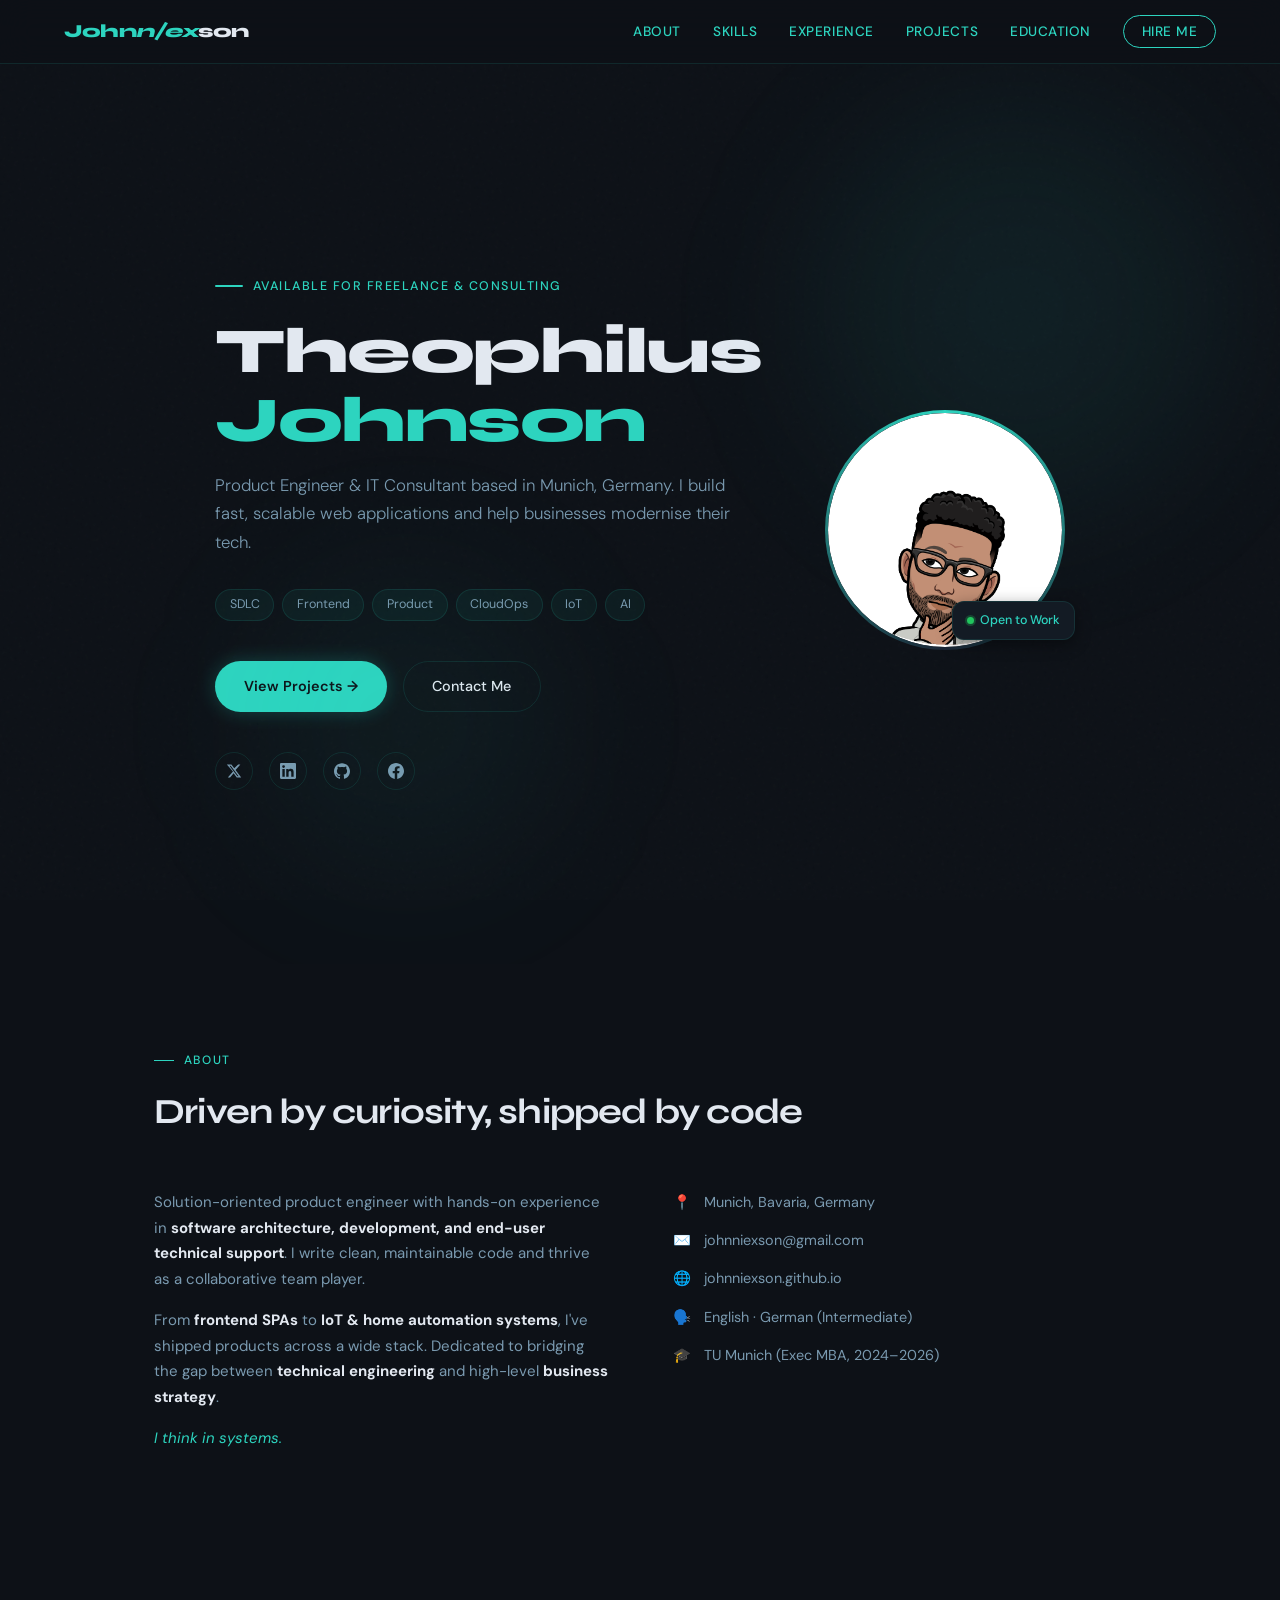
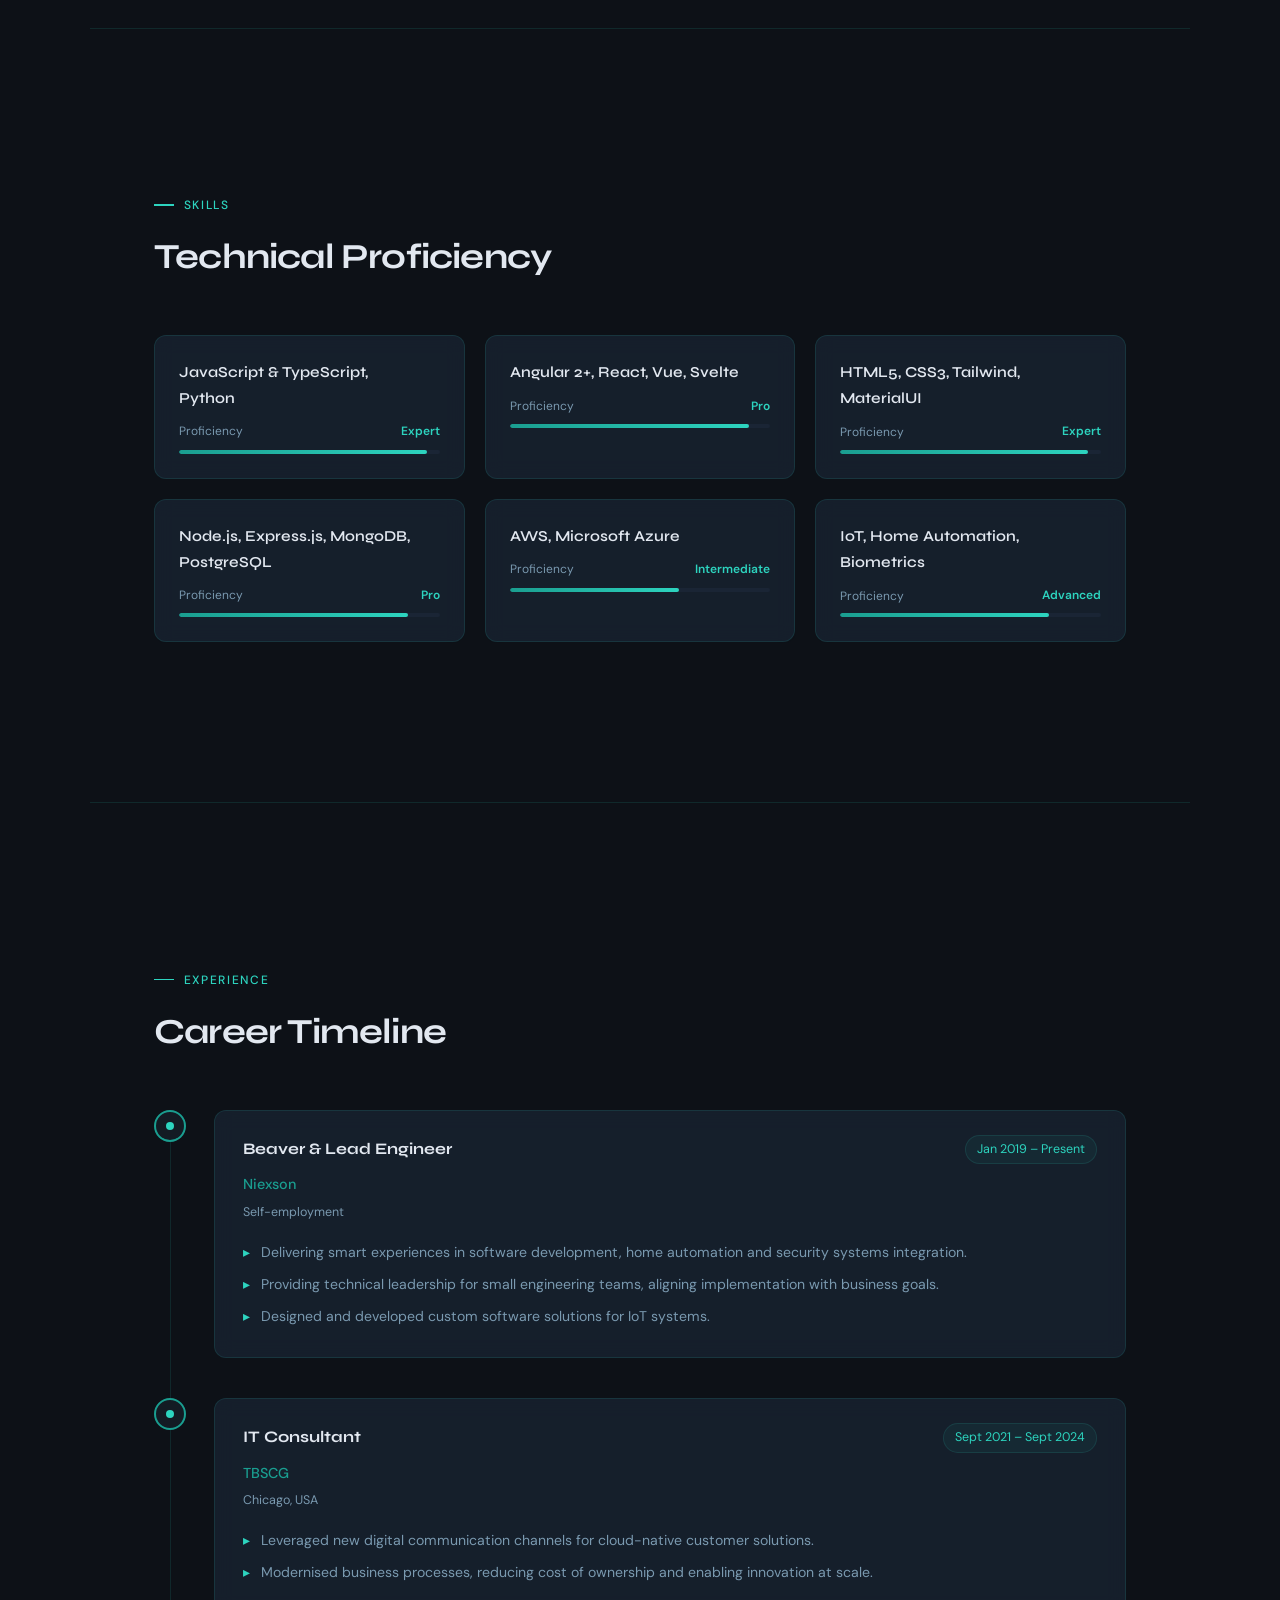
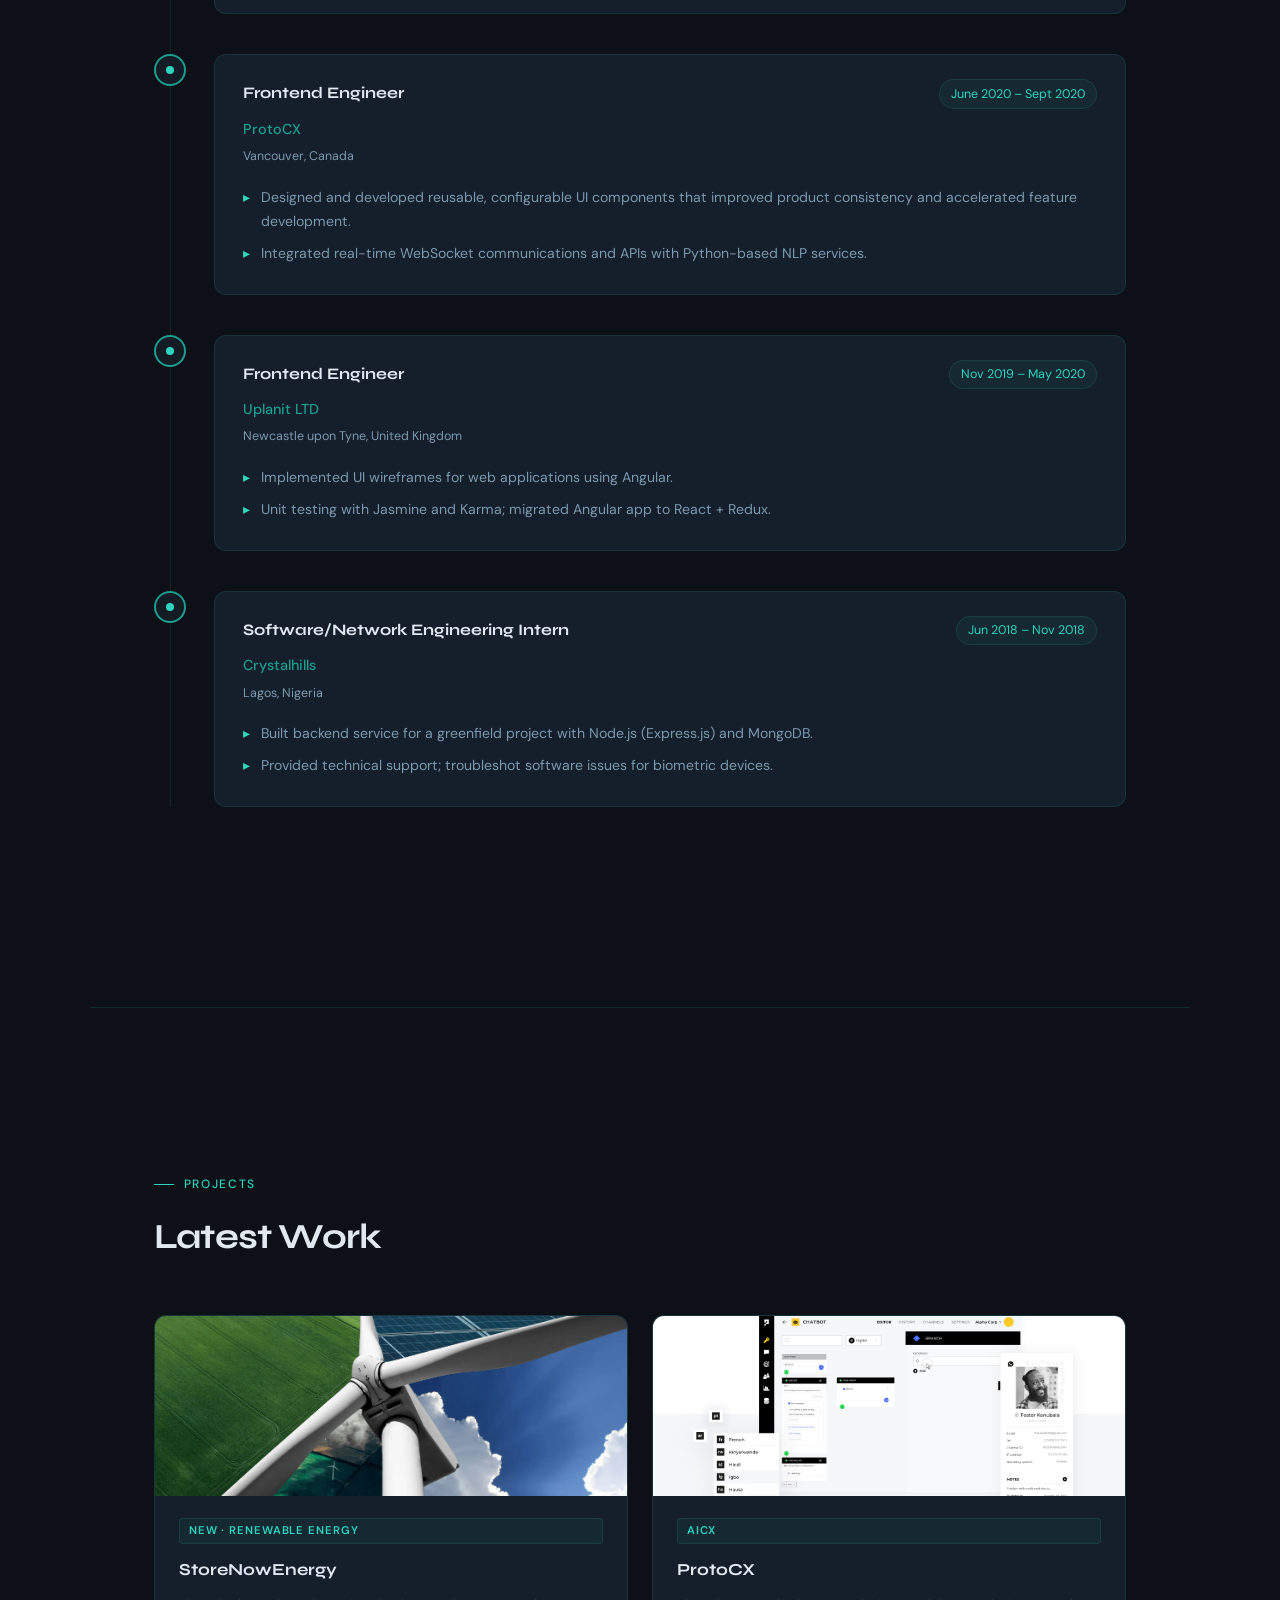
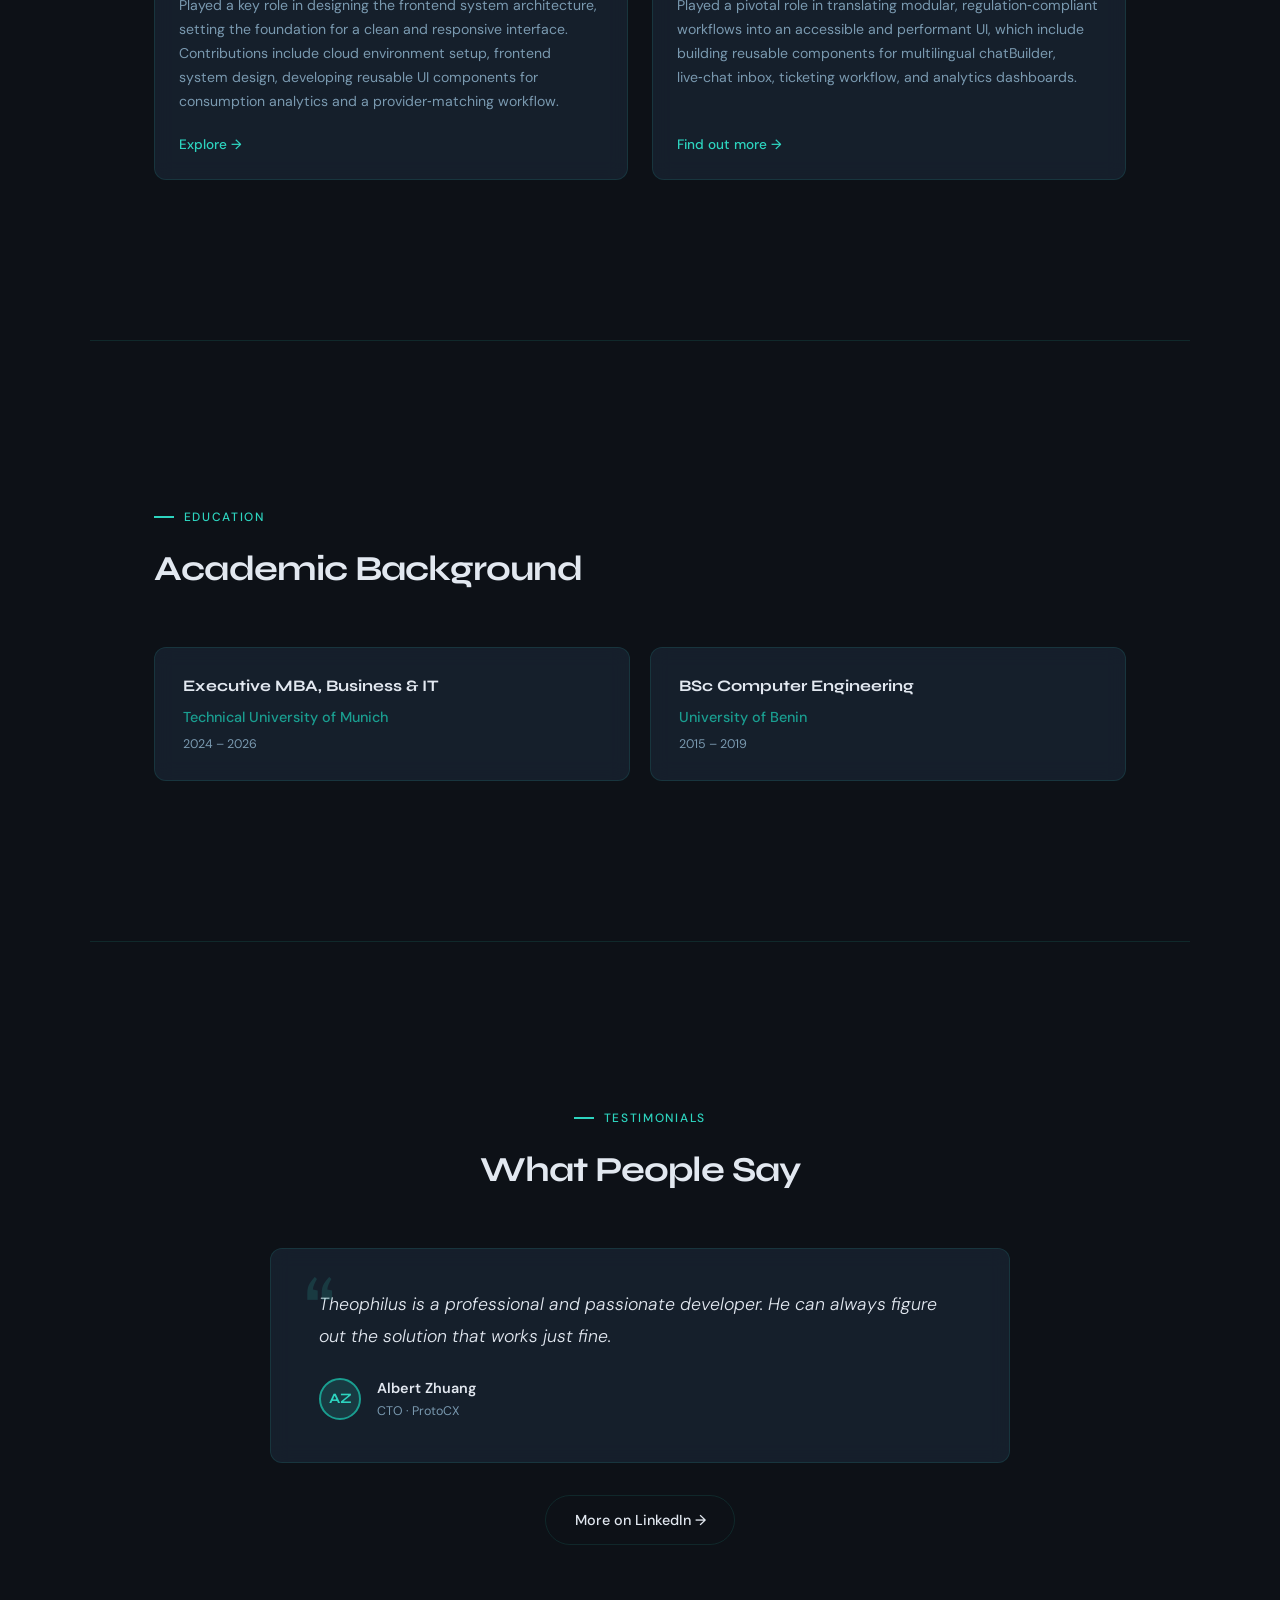
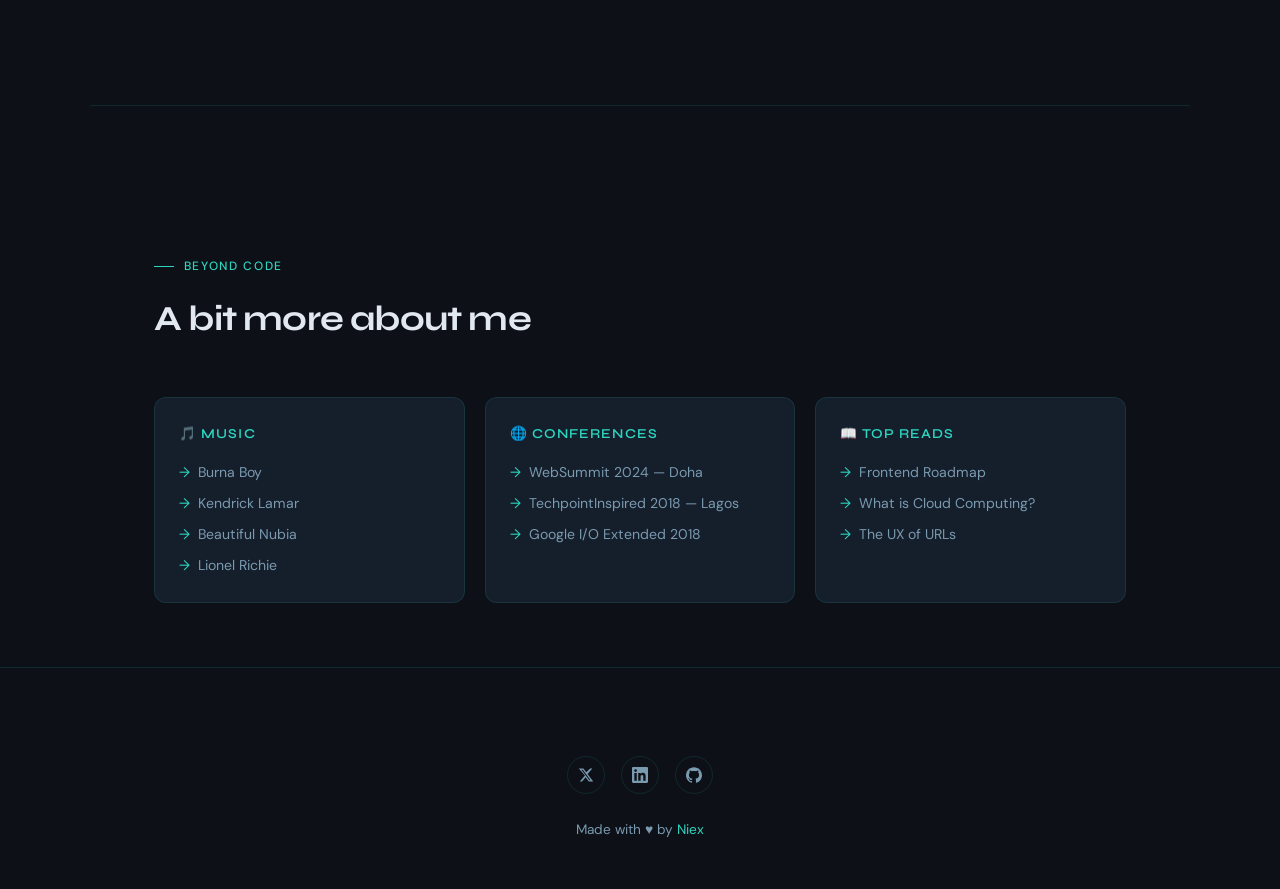
<file: index.html>
<!DOCTYPE html>
<html lang="en">

<head>
  <meta charset="UTF-8" />
  <meta name="viewport" content="width=device-width, initial-scale=1.0" />
  <title>Theophilus Johnson · Product Engineer</title>
  <meta name="keywords" content="Munich, Germany, Engineer, Software developer, Product Engineer, IT consultant, web application, SPA, PWA, developer, frontend, front-end, Angular, 
    vuejs, svelte, reactjs, niexson">
  <meta name="og:title" content="Johnniexson | Product Engineer">
  <meta name="og:description" content="Johnniexson Public Portfolio Website">
  <meta name="og:author" content="Johnniexson">
  <meta name="og:image" content="<%= BASE_URL %>assets/images/avatar.png">
  <meta name="og:url" content="https://johnniexson.github.io">
  <meta name="og:site_name" content="John<n/ex>son">
  <link rel="shortcut icon" href="assets/images/avatar.png">
  <link rel="preconnect" href="https://fonts.googleapis.com" />
  <link rel="preconnect" href="https://fonts.gstatic.com" crossorigin />
  <link
    href="https://fonts.googleapis.com/css2?family=Syne:wght@400;600;700;800&family=DM+Sans:ital,opsz,wght@0,9..40,300;0,9..40,400;0,9..40,500;1,9..40,300&display=swap"
    rel="stylesheet" />
  <style>
    :root {
      --bg: #0d1117;
      --bg2: #131b24;
      --bg3: #1a2535;
      --teal: #2dd4bf;
      --teal-dim: #1a9e90;
      --teal-glow: rgba(45, 212, 191, 0.15);
      --teal-glow2: rgba(45, 212, 191, 0.06);
      --text: #e2e8f0;
      --muted: #7a9ab0;
      --border: rgba(45, 212, 191, 0.12);
      --card: rgba(26, 37, 53, 0.7);
      --font-head: 'Syne', sans-serif;
      --font-body: 'DM Sans', sans-serif;
      --r: 12px;
    }

    *,
    *::before,
    *::after {
      box-sizing: border-box;
      margin: 0;
      padding: 0;
    }

    html {
      scroll-behavior: smooth;
    }

    body {
      background: var(--bg);
      color: var(--text);
      font-family: var(--font-body);
      font-size: 15px;
      line-height: 1.7;
      overflow-x: hidden;
    }

    /* ── Noise texture overlay ── */
    body::before {
      content: '';
      position: fixed;
      inset: 0;
      background-image: url("data:image/svg+xml,%3Csvg viewBox='0 0 256 256' xmlns='http://www.w3.org/2000/svg'%3E%3Cfilter id='noise'%3E%3CfeTurbulence type='fractalNoise' baseFrequency='0.9' numOctaves='4' stitchTiles='stitch'/%3E%3C/filter%3E%3Crect width='100%25' height='100%25' filter='url(%23noise)' opacity='0.04'/%3E%3C/svg%3E");
      pointer-events: none;
      z-index: 0;
      opacity: 0.5;
    }

    /* ── Nav ── */
    nav {
      position: fixed;
      top: 0;
      left: 0;
      right: 0;
      z-index: 100;
      display: flex;
      align-items: center;
      justify-content: space-between;
      padding: 0 clamp(1.5rem, 5vw, 4rem);
      height: 64px;
      background: rgba(13, 17, 23, 0.85);
      backdrop-filter: blur(16px);
      border-bottom: 1px solid var(--border);
    }

    .nav-logo {
      font-family: var(--font-head);
      font-weight: 800;
      font-size: 1.15rem;
      color: var(--teal);
      letter-spacing: -0.5px;
      text-decoration: none;
    }

    .nav-logo span {
      color: var(--text);
    }

    .nav-links {
      display: flex;
      gap: 2rem;
      list-style: none;
    }

    .nav-links a {
      color: var(--muted);
      text-decoration: none;
      font-size: 0.85rem;
      font-weight: 500;
      letter-spacing: 0.04em;
      text-transform: uppercase;
      transition: color 0.2s;
    }

    .nav-links a:hover {
      color: var(--teal);
    }

    .nav-cta {
      padding: 0.45rem 1.1rem;
      border: 1px solid var(--teal);
      border-radius: 100px;
      color: var(--teal) !important;
      transition: background 0.2s, color 0.2s !important;
    }

    .nav-cta:hover {
      background: var(--teal) !important;
      color: var(--bg) !important;
    }

    /* ── Sections layout ── */
    main {
      padding-top: 64px;
    }

    section {
      position: relative;
      z-index: 1;
    }

    .container {
      max-width: 1100px;
      margin: 0 auto;
      padding: 0 clamp(1.5rem, 5vw, 4rem);
    }

    /* ── Hero ── */
    #hero {
      min-height: 100svh;
      display: flex;
      align-items: center;
      padding: 6rem 0 4rem;
      overflow: hidden;
    }

    .hero-grid {
      display: grid;
      grid-template-columns: 1fr auto;
      gap: 4rem;
      align-items: center;
    }

    .hero-eyebrow {
      display: inline-flex;
      align-items: center;
      gap: 0.6rem;
      font-size: 0.78rem;
      font-weight: 500;
      text-transform: uppercase;
      letter-spacing: 0.12em;
      color: var(--teal);
      margin-bottom: 1.25rem;
    }

    .hero-eyebrow::before {
      content: '';
      display: block;
      width: 28px;
      height: 2px;
      background: var(--teal);
      border-radius: 2px;
    }

    .hero-name {
      font-family: var(--font-head);
      font-weight: 800;
      font-size: clamp(2.4rem, 5vw, 4rem);
      line-height: 1.08;
      letter-spacing: -1.5px;
      color: var(--text);
      margin-bottom: 1rem;
    }

    .hero-name em {
      font-style: normal;
      color: var(--teal);
    }

    .hero-tagline {
      font-size: 1.05rem;
      color: var(--muted);
      max-width: 520px;
      margin-bottom: 2rem;
      font-weight: 300;
    }

    .hero-pills {
      display: flex;
      flex-wrap: wrap;
      gap: 0.5rem;
      margin-bottom: 2.5rem;
    }

    .pill {
      padding: 0.3rem 0.85rem;
      border-radius: 100px;
      border: 1px solid var(--border);
      font-size: 0.78rem;
      color: var(--muted);
      background: var(--teal-glow2);
    }

    .hero-actions {
      display: flex;
      gap: 1rem;
      flex-wrap: wrap;
    }

    .btn-primary {
      padding: 0.75rem 1.8rem;
      background: var(--teal);
      color: var(--bg);
      border: none;
      border-radius: 100px;
      font-family: var(--font-body);
      font-weight: 600;
      font-size: 0.9rem;
      cursor: pointer;
      text-decoration: none;
      display: inline-flex;
      align-items: center;
      gap: 0.4rem;
      transition: transform 0.2s, box-shadow 0.2s;
      box-shadow: 0 0 20px rgba(45, 212, 191, 0.25);
    }

    .btn-primary:hover {
      transform: translateY(-2px);
      box-shadow: 0 4px 28px rgba(45, 212, 191, 0.4);
    }

    .btn-ghost {
      padding: 0.75rem 1.8rem;
      background: transparent;
      color: var(--text);
      border: 1px solid var(--border);
      border-radius: 100px;
      font-family: var(--font-body);
      font-weight: 500;
      font-size: 0.9rem;
      cursor: pointer;
      text-decoration: none;
      display: inline-flex;
      align-items: center;
      gap: 0.4rem;
      transition: border-color 0.2s, color 0.2s;
    }

    .btn-ghost:hover {
      border-color: var(--teal);
      color: var(--teal);
    }

    /* Avatar */
    .hero-avatar-wrap {
      position: relative;
      flex-shrink: 0;
    }

    .hero-avatar-ring {
      width: 240px;
      height: 240px;
      border-radius: 50%;
      padding: 3px;
      background: conic-gradient(var(--teal), var(--bg3), var(--teal));
      animation: spin 8s linear infinite;
    }

    @keyframes spin {
      to {
        transform: rotate(360deg);
      }
    }

    .hero-avatar-inner {
      width: 100%;
      height: 100%;
      border-radius: 50%;
      overflow: hidden;
      background: var(--bg2);
      animation: spin 8s linear infinite reverse;
    }

    .hero-avatar-inner img {
      width: 100%;
      height: 100%;
      object-fit: cover;
      border-radius: 50%;
      display: block;
    }

    .hero-avatar-badge {
      position: absolute;
      bottom: 10px;
      right: -10px;
      background: var(--bg2);
      border: 1px solid var(--border);
      border-radius: var(--r);
      padding: 0.5rem 0.9rem;
      font-size: 0.78rem;
      font-weight: 500;
      color: var(--teal);
      display: flex;
      align-items: center;
      gap: 0.35rem;
      box-shadow: 0 4px 16px rgba(0, 0, 0, 0.4);
    }

    .badge-dot {
      width: 7px;
      height: 7px;
      background: #22c55e;
      border-radius: 50%;
      box-shadow: 0 0 0 2px rgba(34, 197, 94, 0.25);
      animation: pulse 2s infinite;
    }

    @keyframes pulse {

      0%,
      100% {
        opacity: 1
      }

      50% {
        opacity: 0.5
      }
    }

    /* ── Socials strip ── */
    .socials {
      display: flex;
      gap: 1rem;
      margin-top: 2.5rem;
    }

    .social-link {
      width: 38px;
      height: 38px;
      border-radius: 50%;
      border: 1px solid var(--border);
      display: flex;
      align-items: center;
      justify-content: center;
      color: var(--muted);
      text-decoration: none;
      transition: border-color 0.2s, color 0.2s, background 0.2s;
      font-size: 0.85rem;
    }

    .social-link:hover {
      border-color: var(--teal);
      color: var(--teal);
      background: var(--teal-glow2);
    }

    .social-link svg {
      width: 16px;
      height: 16px;
      fill: currentColor;
    }

    /* ── Ambient glow ── */
    .glow-blob {
      position: absolute;
      border-radius: 50%;
      filter: blur(80px);
      pointer-events: none;
      z-index: 0;
    }

    .glow-1 {
      width: 400px;
      height: 400px;
      background: rgba(45, 212, 191, 0.07);
      top: 5%;
      right: 5%;
    }

    .glow-2 {
      width: 300px;
      height: 300px;
      background: rgba(45, 212, 191, 0.05);
      bottom: 10%;
      left: 20%;
    }

    /* ── Section titles ── */
    .section-header {
      margin-bottom: 3rem;
    }

    .section-label {
      display: inline-flex;
      align-items: center;
      gap: 0.6rem;
      font-size: 0.75rem;
      font-weight: 500;
      text-transform: uppercase;
      letter-spacing: 0.14em;
      color: var(--teal);
      margin-bottom: 0.75rem;
    }

    .section-label::before {
      content: '';
      display: block;
      width: 20px;
      height: 1.5px;
      background: var(--teal);
    }

    .section-title {
      font-family: var(--font-head);
      font-weight: 700;
      font-size: clamp(1.6rem, 3vw, 2.2rem);
      letter-spacing: -0.8px;
      color: var(--text);
    }

    /* ── Dividers ── */
    .section-divider {
      border: none;
      border-top: 1px solid var(--border);
      margin: 5rem 0;
    }

    /* ── About ── */
    #about {
      padding: 5rem 0;
    }

    .about-grid {
      display: grid;
      grid-template-columns: 1fr 1fr;
      gap: 4rem;
      align-items: start;
    }

    .about-text p {
      color: var(--muted);
      margin-bottom: 1rem;
    }

    .about-text p strong {
      color: var(--text);
    }

    .info-list {
      list-style: none;
      display: flex;
      flex-direction: column;
      gap: 0.85rem;
    }

    .info-list li {
      display: flex;
      align-items: center;
      gap: 0.75rem;
      color: var(--muted);
      font-size: 0.9rem;
    }

    .info-list li span:first-child {
      color: var(--teal);
      width: 20px;
      flex-shrink: 0;
      text-align: center;
    }

    .info-list li a {
      color: var(--muted);
      text-decoration: none;
    }

    .info-list li a:hover {
      color: var(--teal);
    }

    /* ── Skills ── */
    #skills {
      padding: 5rem 0;
    }

    .skills-grid {
      display: grid;
      grid-template-columns: repeat(auto-fill, minmax(280px, 1fr));
      gap: 1.25rem;
    }

    .skill-card {
      background: var(--card);
      border: 1px solid var(--border);
      border-radius: var(--r);
      padding: 1.5rem;
      backdrop-filter: blur(10px);
      transition: border-color 0.25s, transform 0.25s;
    }

    .skill-card:hover {
      border-color: var(--teal-dim);
      transform: translateY(-3px);
    }

    .skill-name {
      font-family: var(--font-head);
      font-weight: 600;
      font-size: 0.95rem;
      color: var(--text);
      margin-bottom: 0.6rem;
    }

    .skill-level-label {
      font-size: 0.75rem;
      color: var(--muted);
      margin-bottom: 0.5rem;
      display: flex;
      justify-content: space-between;
    }

    .skill-level-label span {
      color: var(--teal);
      font-weight: 600;
    }

    .skill-bar {
      height: 4px;
      background: var(--bg3);
      border-radius: 4px;
      overflow: hidden;
    }

    .skill-fill {
      height: 100%;
      background: linear-gradient(90deg, var(--teal-dim), var(--teal));
      border-radius: 4px;
      transition: width 1.2s cubic-bezier(.4, 0, .2, 1);
    }

    /* ── Experience ── */
    #experience {
      padding: 5rem 0;
    }

    .timeline {
      position: relative;
    }

    .timeline::before {
      content: '';
      position: absolute;
      left: 16px;
      top: 8px;
      bottom: 0;
      width: 1px;
      background: var(--border);
    }

    .tl-item {
      display: grid;
      grid-template-columns: 40px 1fr;
      gap: 1.25rem;
      margin-bottom: 2.5rem;
    }

    .tl-dot {
      width: 32px;
      height: 32px;
      border-radius: 50%;
      background: var(--bg2);
      border: 2px solid var(--teal-dim);
      flex-shrink: 0;
      display: flex;
      align-items: center;
      justify-content: center;
      z-index: 1;
    }

    .tl-dot-inner {
      width: 8px;
      height: 8px;
      border-radius: 50%;
      background: var(--teal);
    }

    .tl-card {
      background: var(--card);
      border: 1px solid var(--border);
      border-radius: var(--r);
      padding: 1.5rem 1.75rem;
      backdrop-filter: blur(10px);
      transition: border-color 0.25s;
    }

    .tl-card:hover {
      border-color: var(--teal-dim);
    }

    .tl-header {
      display: flex;
      justify-content: space-between;
      align-items: flex-start;
      gap: 1rem;
      flex-wrap: wrap;
      margin-bottom: 0.5rem;
    }

    .tl-role {
      font-family: var(--font-head);
      font-weight: 700;
      font-size: 1rem;
      color: var(--text);
    }

    .tl-period {
      font-size: 0.78rem;
      color: var(--teal);
      background: var(--teal-glow2);
      border: 1px solid var(--border);
      border-radius: 100px;
      padding: 0.2rem 0.7rem;
      white-space: nowrap;
    }

    .tl-company {
      color: var(--teal-dim);
      font-weight: 500;
      font-size: 0.9rem;
      margin-bottom: 0.3rem;
    }

    .tl-location {
      font-size: 0.78rem;
      color: var(--muted);
      margin-bottom: 0.9rem;
    }

    .tl-bullets {
      list-style: none;
    }

    .tl-bullets li {
      color: var(--muted);
      font-size: 0.88rem;
      padding: 0.25rem 0 0.25rem 1.1rem;
      position: relative;
    }

    .tl-bullets li::before {
      content: '▸';
      position: absolute;
      left: 0;
      color: var(--teal);
    }

    /* ── Projects ── */
    #projects {
      padding: 5rem 0;
    }

    .projects-grid {
      display: grid;
      grid-template-columns: repeat(auto-fill, minmax(320px, 1fr));
      gap: 1.5rem;
    }

    .project-card {
      background: var(--card);
      border: 1px solid var(--border);
      border-radius: var(--r);
      overflow: hidden;
      backdrop-filter: blur(10px);
      transition: border-color 0.25s, transform 0.25s;
      display: flex;
      flex-direction: column;
    }

    .project-card:hover {
      border-color: var(--teal-dim);
      transform: translateY(-4px);
    }

    .project-img {
      width: 100%;
      height: 180px;
      object-fit: cover;
      display: block;
      background: var(--bg3);
    }

    .project-img-placeholder {
      width: 100%;
      height: 180px;
      background: linear-gradient(135deg, var(--bg3) 0%, var(--bg2) 100%);
      display: flex;
      align-items: center;
      justify-content: center;
      color: var(--teal-dim);
      font-size: 2.5rem;
    }

    .project-body {
      padding: 1.4rem 1.5rem;
      flex: 1;
      display: flex;
      flex-direction: column;
    }

    .project-badge {
      display: inline-block;
      font-size: 0.7rem;
      font-weight: 600;
      text-transform: uppercase;
      letter-spacing: 0.08em;
      color: var(--teal);
      background: var(--teal-glow2);
      border: 1px solid var(--border);
      border-radius: 4px;
      padding: 0.15rem 0.55rem;
      margin-bottom: 0.75rem;
    }

    .project-title {
      font-family: var(--font-head);
      font-weight: 700;
      font-size: 1.05rem;
      color: var(--text);
      margin-bottom: 0.6rem;
    }

    .project-desc {
      color: var(--muted);
      font-size: 0.88rem;
      flex: 1;
      margin-bottom: 1.25rem;
    }

    .project-link {
      color: var(--teal);
      text-decoration: none;
      font-size: 0.85rem;
      font-weight: 500;
      display: inline-flex;
      align-items: center;
      gap: 0.3rem;
      transition: gap 0.2s;
    }

    .project-link:hover {
      gap: 0.6rem;
    }

    /* ── Education ── */
    #education {
      padding: 5rem 0;
    }

    .edu-grid {
      display: grid;
      grid-template-columns: 1fr 1fr;
      gap: 1.25rem;
    }

    .edu-card {
      background: var(--card);
      border: 1px solid var(--border);
      border-radius: var(--r);
      padding: 1.5rem 1.75rem;
      backdrop-filter: blur(10px);
      transition: border-color 0.25s;
    }

    .edu-card:hover {
      border-color: var(--teal-dim);
    }

    .edu-degree {
      font-family: var(--font-head);
      font-weight: 700;
      font-size: 1rem;
      color: var(--text);
      margin-bottom: 0.35rem;
    }

    .edu-school {
      color: var(--teal-dim);
      font-weight: 500;
      font-size: 0.9rem;
      margin-bottom: 0.3rem;
    }

    .edu-year {
      font-size: 0.78rem;
      color: var(--muted);
    }

    /* ── Testimonial ── */
    #testimonials {
      padding: 5rem 0;
    }

    .testimonial-card {
      background: var(--card);
      border: 1px solid var(--border);
      border-radius: var(--r);
      padding: 2.5rem 3rem;
      backdrop-filter: blur(10px);
      max-width: 740px;
      margin: 0 auto;
      position: relative;
    }

    .testimonial-card::before {
      content: '\201C';
      position: absolute;
      top: 1rem;
      left: 2rem;
      font-family: var(--font-head);
      font-size: 6rem;
      line-height: 1;
      color: var(--teal);
      opacity: 0.15;
    }

    .testimonial-text {
      font-size: 1.1rem;
      color: var(--text);
      font-weight: 300;
      font-style: italic;
      line-height: 1.8;
      margin-bottom: 1.5rem;
    }

    .testimonial-author {
      display: flex;
      align-items: center;
      gap: 1rem;
    }

    .author-avatar {
      width: 42px;
      height: 42px;
      border-radius: 50%;
      background: var(--teal-glow);
      border: 2px solid var(--teal-dim);
      display: flex;
      align-items: center;
      justify-content: center;
      font-family: var(--font-head);
      font-weight: 700;
      color: var(--teal);
      font-size: 0.9rem;
    }

    .author-name {
      font-weight: 600;
      color: var(--text);
      font-size: 0.9rem;
    }

    .author-title {
      font-size: 0.78rem;
      color: var(--muted);
    }

    /* ── Fun section ── */
    #interests {
      padding: 4rem 0;
    }

    .interests-grid {
      display: grid;
      grid-template-columns: repeat(3, 1fr);
      gap: 1.25rem;
    }

    .interest-block {
      background: var(--card);
      border: 1px solid var(--border);
      border-radius: var(--r);
      padding: 1.5rem;
      backdrop-filter: blur(10px);
    }

    .interest-block h4 {
      font-family: var(--font-head);
      font-weight: 600;
      font-size: 0.85rem;
      text-transform: uppercase;
      letter-spacing: 0.08em;
      color: var(--teal);
      margin-bottom: 1rem;
    }

    .interest-items {
      list-style: none;
      display: flex;
      flex-direction: column;
      gap: 0.45rem;
    }

    .interest-items li {
      color: var(--muted);
      font-size: 0.88rem;
      display: flex;
      align-items: center;
      gap: 0.5rem;
    }

    .interest-items li::before {
      content: '→';
      color: var(--teal);
      flex-shrink: 0;
    }

    /* ── Footer ── */
    footer {
      border-top: 1px solid var(--border);
      padding: 3rem 0;
      text-align: center;
    }

    footer .footer-made {
      color: var(--muted);
      font-size: 0.85rem;
    }

    footer .footer-made a {
      color: var(--teal);
      text-decoration: none;
    }

    footer .footer-made a:hover {
      text-decoration: underline;
    }

    /* ── Scroll animations ── */
    .reveal {
      opacity: 0;
      transform: translateY(28px);
      transition: opacity 0.65s ease, transform 0.65s ease;
    }

    .reveal.visible {
      opacity: 1;
      transform: none;
    }

    /* ── Responsive ── */
    @media (max-width: 800px) {
      .hero-grid {
        grid-template-columns: 1fr;
      }

      .hero-avatar-wrap {
        display: none;
      }

      .about-grid,
      .edu-grid {
        grid-template-columns: 1fr;
      }

      .interests-grid {
        grid-template-columns: 1fr 1fr;
      }

      .nav-links {
        display: none;
      }
    }

    @media (max-width: 500px) {
      .interests-grid {
        grid-template-columns: 1fr;
      }

      .projects-grid {
        grid-template-columns: 1fr;
      }
    }
  </style>
</head>

<body>

  <!-- ── Navigation ── -->
  <nav>
    <a href="#hero" class="nav-logo">John<em style="color:var(--teal)">n/ex</em><span>son</span></a>
    <ul class="nav-links">
      <li><a href="#about">About</a></li>
      <li><a href="#skills">Skills</a></li>
      <li><a href="#experience">Experience</a></li>
      <li><a href="#projects">Projects</a></li>
      <li><a href="#education">Education</a></li>
      <li><a href="mailto:johnniexson@gmail.com" class="nav-cta">Hire
          Me</a></li>
    </ul>
  </nav>

  <main>

    <!-- ── Hero ── -->
    <section id="hero">
      <div class="glow-blob glow-1"></div>
      <div class="glow-blob glow-2"></div>
      <div class="container">
        <div class="hero-grid">
          <div class="hero-content">
            <div class="hero-eyebrow">Available for Freelance &amp; Consulting</div>
            <h1 class="hero-name">
              Theophilus<br><em>Johnson</em>
            </h1>
            <p class="hero-tagline">
              Product Engineer &amp; IT Consultant based in Munich, Germany. I build fast, scalable web applications
              and help businesses modernise their tech.
            </p>
            <div class="hero-pills">
              <span class="pill">SDLC</span>
              <span class="pill">Frontend</span>
              <span class="pill">Product</span>
              <span class="pill">CloudOps</span>
              <span class="pill">IoT</span>
              <span class="pill">AI</span>
            </div>
            <div class="hero-actions">
              <a href="#projects" class="btn-primary">View Projects →</a>
              <a href="mailto:johnniexson@gmail.com" class="btn-ghost" target="_blank">Contact Me</a>
            </div>
            <div class="socials">
              <a class="social-link" href="https://twitter.com/johnniexson" target="_blank" aria-label="Twitter">
                <svg viewBox="0 0 24 24">
                  <path
                    d="M18.244 2.25h3.308l-7.227 8.26 8.502 11.24H16.17l-4.714-6.231-5.401 6.231H2.748l7.73-8.835L1.254 2.25H8.08l4.26 5.632L18.243 2.25Zm-1.161 17.52h1.833L7.084 4.126H5.117z" />
                </svg>
              </a>
              <a class="social-link" href="https://linkedin.com/in/johnniexson" target="_blank" aria-label="LinkedIn">
                <svg viewBox="0 0 24 24">
                  <path
                    d="M20.447 20.452h-3.554v-5.569c0-1.328-.027-3.037-1.852-3.037-1.853 0-2.136 1.445-2.136 2.939v5.667H9.351V9h3.414v1.561h.046c.477-.9 1.637-1.85 3.37-1.85 3.601 0 4.267 2.37 4.267 5.455v6.286zM5.337 7.433a2.062 2.062 0 0 1-2.063-2.065 2.064 2.064 0 1 1 2.063 2.065zm1.782 13.019H3.555V9h3.564v11.452zM22.225 0H1.771C.792 0 0 .774 0 1.729v20.542C0 23.227.792 24 1.771 24h20.451C23.2 24 24 23.227 24 22.271V1.729C24 .774 23.2 0 22.222 0h.003z" />
                </svg>
              </a>
              <a class="social-link" href="https://github.com/johnniexson" target="_blank" aria-label="GitHub">
                <svg viewBox="0 0 24 24">
                  <path
                    d="M12 .297c-6.63 0-12 5.373-12 12 0 5.303 3.438 9.8 8.205 11.385.6.113.82-.258.82-.577 0-.285-.01-1.04-.015-2.04-3.338.724-4.042-1.61-4.042-1.61C4.422 18.07 3.633 17.7 3.633 17.7c-1.087-.744.084-.729.084-.729 1.205.084 1.838 1.236 1.838 1.236 1.07 1.835 2.809 1.305 3.495.998.108-.776.417-1.305.76-1.605-2.665-.3-5.466-1.332-5.466-5.93 0-1.31.465-2.38 1.235-3.22-.135-.303-.54-1.523.105-3.176 0 0 1.005-.322 3.3 1.23.96-.267 1.98-.399 3-.405 1.02.006 2.04.138 3 .405 2.28-1.552 3.285-1.23 3.285-1.23.645 1.653.24 2.873.12 3.176.765.84 1.23 1.91 1.23 3.22 0 4.61-2.805 5.625-5.475 5.92.42.36.81 1.096.81 2.22 0 1.606-.015 2.896-.015 3.286 0 .315.21.69.825.57C20.565 22.092 24 17.592 24 12.297c0-6.627-5.373-12-12-12" />
                </svg>
              </a>
              <a class="social-link" href="https://facebook.com/johnniexson" target="_blank" aria-label="Facebook">
                <svg viewBox="0 0 24 24">
                  <path
                    d="M24 12.073c0-6.627-5.373-12-12-12s-12 5.373-12 12c0 5.99 4.388 10.954 10.125 11.854v-8.385H7.078v-3.47h3.047V9.43c0-3.007 1.792-4.669 4.533-4.669 1.312 0 2.686.235 2.686.235v2.953H15.83c-1.491 0-1.956.925-1.956 1.874v2.25h3.328l-.532 3.47h-2.796v8.385C19.612 23.027 24 18.062 24 12.073z" />
                </svg>
              </a>
            </div>
          </div>

          <!-- Avatar -->
          <div class="hero-avatar-wrap">
            <div class="hero-avatar-ring">
              <div class="hero-avatar-inner">
                <img src="https://johnniexson.github.io/assets/images/avatar.png" alt="Theophilus Johnson" />
              </div>
            </div>
            <div class="hero-avatar-badge">
              <span class="badge-dot"></span>
              Open to Work
            </div>
          </div>
        </div>
      </div>
    </section>

    <!-- ── About ── -->
    <section id="about">
      <div class="container">
        <div class="reveal">
          <div class="section-header">
            <div class="section-label">About</div>
            <h2 class="section-title">Driven by curiosity, shipped by code</h2>
          </div>
        </div>
        <div class="about-grid reveal">
          <div class="about-text">
            <p>Solution-oriented product engineer with hands-on experience in <strong>software architecture,
                development, and end-user technical support</strong>. I write clean, maintainable code and thrive as a
              collaborative team player.</p>
            <p>From <strong>frontend SPAs</strong> to <strong>IoT &amp; home automation systems</strong>, I've shipped
              products across a wide stack. Dedicated to bridging the gap between <strong>technical engineering</strong>
              and high-level
              <strong>business strategy</strong>.
            </p>
            <p><em style="color:var(--teal)">I think in systems.</em></p>
          </div>
          <div>
            <ul class="info-list">
              <li><span>📍</span> Munich, Bavaria, Germany</li>
              <li><span>✉️</span> <a href="mailto:johnniexson@gmail.com">johnniexson@gmail.com</a></li>
              <li><span>🌐</span> <a href="https://johnniexson.github.io" target="_blank">johnniexson.github.io</a></li>
              <li><span>🗣️</span> English · German (Intermediate)</li>
              <li><span>🎓</span> TU Munich (Exec MBA, 2024–2026)</li>
            </ul>
          </div>
        </div>
      </div>
    </section>

    <hr class="section-divider container" style="max-width:1100px;margin-left:auto;margin-right:auto;" />

    <!-- ── Skills ── -->
    <section id="skills">
      <div class="container">
        <div class="reveal">
          <div class="section-header">
            <div class="section-label">Skills</div>
            <h2 class="section-title">Technical Proficiency</h2>
          </div>
        </div>
        <div class="skills-grid">
          <div class="skill-card reveal" data-delay="0">
            <div class="skill-name">JavaScript &amp; TypeScript, <br>Python</div>
            <div class="skill-level-label">Proficiency <span>Expert</span></div>
            <div class="skill-bar">
              <div class="skill-fill" style="width:0" data-width="95%"></div>
            </div>
          </div>
          <div class="skill-card reveal" data-delay="1">
            <div class="skill-name">Angular 2+, React, Vue, Svelte</div>
            <div class="skill-level-label">Proficiency <span>Pro</span></div>
            <div class="skill-bar">
              <div class="skill-fill" style="width:0" data-width="92%"></div>
            </div>
          </div>
          <div class="skill-card reveal" data-delay="2">
            <div class="skill-name">HTML5, CSS3, Tailwind, MaterialUI</div>
            <div class="skill-level-label">Proficiency <span>Expert</span></div>
            <div class="skill-bar">
              <div class="skill-fill" style="width:0" data-width="95%"></div>
            </div>
          </div>
          <div class="skill-card reveal" data-delay="3">
            <div class="skill-name">Node.js, Express.js, MongoDB, PostgreSQL</div>
            <div class="skill-level-label">Proficiency <span>Pro</span></div>
            <div class="skill-bar">
              <div class="skill-fill" style="width:0" data-width="88%"></div>
            </div>
          </div>
          <div class="skill-card reveal" data-delay="4">
            <div class="skill-name">AWS, Microsoft Azure</div>
            <div class="skill-level-label">Proficiency <span>Intermediate</span></div>
            <div class="skill-bar">
              <div class="skill-fill" style="width:0" data-width="65%"></div>
            </div>
          </div>
          <div class="skill-card reveal" data-delay="5">
            <div class="skill-name">IoT, Home Automation, Biometrics</div>
            <div class="skill-level-label">Proficiency <span>Advanced</span></div>
            <div class="skill-bar">
              <div class="skill-fill" style="width:0" data-width="80%"></div>
            </div>
          </div>
        </div>
      </div>
    </section>

    <hr class="section-divider container" style="max-width:1100px;margin-left:auto;margin-right:auto;" />

    <!-- ── Experience ── -->
    <section id="experience">
      <div class="container">
        <div class="reveal">
          <div class="section-header">
            <div class="section-label">Experience</div>
            <h2 class="section-title">Career Timeline</h2>
          </div>
        </div>
        <div class="timeline">

          <div class="tl-item reveal">
            <div class="tl-dot">
              <div class="tl-dot-inner"></div>
            </div>
            <div class="tl-card">
              <div class="tl-header">
                <div class="tl-role">Beaver &amp; Lead Engineer</div>
                <div class="tl-period">Jan 2019 – Present</div>
              </div>
              <div class="tl-company"><a href="https://niexson.com" target="_blank"
                  style="color:inherit;text-decoration:none;">Niexson</a></div>
              <div class="tl-location">Self-employment</div>
              <ul class="tl-bullets">
                <li>Delivering smart experiences in software development, home automation and security systems
                  integration.</li>
                <li>Providing technical leadership for small engineering teams, aligning implementation with business
                  goals.</li>
                <li>Designed and developed custom software solutions for IoT systems.</li>
              </ul>
            </div>
          </div>

          <div class="tl-item reveal">
            <div class="tl-dot">
              <div class="tl-dot-inner"></div>
            </div>
            <div class="tl-card">
              <div class="tl-header">
                <div class="tl-role">IT Consultant</div>
                <div class="tl-period">Sept 2021 – Sept 2024</div>
              </div>
              <div class="tl-company">TBSCG</div>
              <div class="tl-location">Chicago, USA</div>
              <ul class="tl-bullets">
                <li>Leveraged new digital communication channels for cloud-native customer solutions.</li>
                <li>Modernised business processes, reducing cost of ownership and enabling innovation at scale.</li>
              </ul>
            </div>
          </div>

          <div class="tl-item reveal">
            <div class="tl-dot">
              <div class="tl-dot-inner"></div>
            </div>
            <div class="tl-card">
              <div class="tl-header">
                <div class="tl-role">Frontend Engineer</div>
                <div class="tl-period">June 2020 – Sept 2020</div>
              </div>
              <div class="tl-company">ProtoCX</div>
              <div class="tl-location">Vancouver, Canada</div>
              <ul class="tl-bullets">
                <li>Designed and developed reusable, configurable UI components that improved product consistency and
                  accelerated feature development.</li>
                <li>Integrated real-time WebSocket communications and APIs with Python-based NLP services.</li>
              </ul>
            </div>
          </div>

          <div class="tl-item reveal">
            <div class="tl-dot">
              <div class="tl-dot-inner"></div>
            </div>
            <div class="tl-card">
              <div class="tl-header">
                <div class="tl-role">Frontend Engineer</div>
                <div class="tl-period">Nov 2019 – May 2020</div>
              </div>
              <div class="tl-company">Uplanit LTD</div>
              <div class="tl-location">Newcastle upon Tyne, United Kingdom</div>
              <ul class="tl-bullets">
                <li>Implemented UI wireframes for web applications using Angular.</li>
                <li>Unit testing with Jasmine and Karma; migrated Angular app to React + Redux.</li>
              </ul>
            </div>
          </div>

          <div class="tl-item reveal">
            <div class="tl-dot">
              <div class="tl-dot-inner"></div>
            </div>
            <div class="tl-card">
              <div class="tl-header">
                <div class="tl-role">Software/Network Engineering Intern</div>
                <div class="tl-period">Jun 2018 – Nov 2018</div>
              </div>
              <div class="tl-company">Crystalhills</div>
              <div class="tl-location">Lagos, Nigeria</div>
              <ul class="tl-bullets">
                <li>Built backend service for a greenfield project with Node.js (Express.js) and MongoDB.</li>
                <li>Provided technical support; troubleshot software issues for biometric devices.</li>
              </ul>
            </div>
          </div>

        </div>
      </div>
    </section>

    <hr class="section-divider container" style="max-width:1100px;margin-left:auto;margin-right:auto;" />

    <!-- ── Projects ── -->
    <section id="projects">
      <div class="container">
        <div class="reveal">
          <div class="section-header">
            <div class="section-label">Projects</div>
            <h2 class="section-title">Latest Work</h2>
          </div>
        </div>
        <div class="projects-grid">

          <div class="project-card reveal">
            <img class="project-img" src="assets/images/projects/renewable_energy.jpeg" alt="StoreNowEnergy"
              onerror="this.style.display='none';this.nextElementSibling.style.display='flex';" />
            <div class="project-img-placeholder" style="display:none">🎓</div>
            <div class="project-body">
              <span class="project-badge">New · Renewable Energy</span>
              <h3 class="project-title">StoreNowEnergy</h3>
              <p class="project-desc">Played a key role
                in designing the frontend system architecture, setting the foundation for a clean and
                responsive interface. Contributions include cloud environment setup, frontend system
                design, developing reusable UI components for consumption analytics and a
                provider‑matching workflow.</p>
              <a href="https://www.storenowenergy.com" class="project-link" target="_blank">Explore →</a>
            </div>
          </div>

          <div class="project-card reveal">
            <img class="project-img" src="assets/images/projects/protocx.png" alt="ProtoCX"
              onerror="this.style.display='none';this.nextElementSibling.style.display='flex';" />
            <div class="project-img-placeholder" style="display:none">🛒</div>
            <div class="project-body">
              <span class="project-badge">AICX</span>
              <h3 class="project-title">ProtoCX</h3>
              <p class="project-desc">Played a pivotal role in translating modular, regulation‑compliant workflows into
                an accessible and performant UI, which include building reusable components
                for multilingual chatBuilder, live‑chat inbox, ticketing workflow, and analytics dashboards.</p>
              <a href="https://www.proto.cx" class="project-link" target="_blank">Find out more →</a>
            </div>
          </div>

          <div style="display: none;" class="project-card reveal">
            <img class="project-img" src="assets/images/projects/project-1.png" alt="Fastudio"
              onerror="this.style.display='none';this.nextElementSibling.style.display='flex';" />
            <div class="project-img-placeholder" style="display:none">👗</div>
            <div class="project-body">
              <span class="project-badge">Fashion · Africa</span>
              <h3 class="project-title">Fastudio</h3>
              <p class="project-desc">Designed for fashion designers by a former fashion designer — showcase your work
                online and grow your audience seamlessly.</p>
              <a href="http://fastudio.com.ng" class="project-link" target="_blank">Find out more →</a>
            </div>
          </div>

          <div style="display: none;" class="project-card reveal">
            <div class="project-img-placeholder">📱</div>
            <div class="project-body">
              <span class="project-badge">Open Source</span>
              <h3 class="project-title">Snowt</h3>
              <p class="project-desc">Contact &amp; notes manager with bulk SMS, scheduled automated texts and calls —
                built for individuals and businesses.</p>
              <a href="https://github.com/Johnniexson/snowt" class="project-link" target="_blank">View on GitHub →</a>
            </div>
          </div>

        </div>
      </div>
    </section>

    <hr class="section-divider container" style="max-width:1100px;margin-left:auto;margin-right:auto;" />

    <!-- ── Education ── -->
    <section id="education">
      <div class="container">
        <div class="reveal">
          <div class="section-header">
            <div class="section-label">Education</div>
            <h2 class="section-title">Academic Background</h2>
          </div>
        </div>
        <div class="edu-grid reveal">
          <div class="edu-card">
            <div class="edu-degree">Executive MBA, Business &amp; IT</div>
            <div class="edu-school">Technical University of Munich</div>
            <div class="edu-year">2024 – 2026</div>
          </div>
          <div class="edu-card">
            <div class="edu-degree">BSc Computer Engineering</div>
            <div class="edu-school">University of Benin</div>
            <div class="edu-year">2015 – 2019</div>
          </div>
        </div>
      </div>
    </section>

    <hr class="section-divider container" style="max-width:1100px;margin-left:auto;margin-right:auto;" />

    <!-- ── Testimonials ── -->
    <section id="testimonials">
      <div class="container">
        <div class="reveal">
          <div class="section-header" style="text-align:center">
            <div class="section-label" style="justify-content:center;margin:0 auto 0.75rem">Testimonials</div>
            <h2 class="section-title">What People Say</h2>
          </div>
        </div>
        <div class="testimonial-card reveal">
          <p class="testimonial-text">Theophilus is a professional and passionate developer. He can always figure out
            the solution that works just fine.</p>
          <div class="testimonial-author">
            <div class="author-avatar">AZ</div>
            <div>
              <div class="author-name">Albert Zhuang</div>
              <div class="author-title">CTO · ProtoCX</div>
            </div>
          </div>
        </div>
        <div style="text-align:center;margin-top:2rem">
          <a href="https://linkedin.com/in/johnniexson" class="btn-ghost" target="_blank">More on LinkedIn →</a>
        </div>
      </div>
    </section>

    <hr class="section-divider container" style="max-width:1100px;margin-left:auto;margin-right:auto;" />

    <!-- ── Interests / Misc ── -->
    <section id="interests">
      <div class="container">
        <div class="reveal">
          <div class="section-header">
            <div class="section-label">Beyond Code</div>
            <h2 class="section-title">A bit more about me</h2>
          </div>
        </div>
        <div class="interests-grid">
          <div class="interest-block reveal">
            <h4>🎵 Music</h4>
            <ul class="interest-items">
              <li>Burna Boy</li>
              <li>Kendrick Lamar</li>
              <li>Beautiful Nubia</li>
              <li>Lionel Richie</li>
            </ul>
          </div>
          <div class="interest-block reveal">
            <h4>🌐 Conferences</h4>
            <ul class="interest-items">
              <li><a href="https://websummit.com/" target="_blank" style="color:inherit;text-decoration:none">WebSummit
                  2024 — Doha</a></li>
              <li><a href="https://techpoint.ng/techpointinspired2018/" target="_blank"
                  style="color:inherit;text-decoration:none">TechpointInspired 2018 — Lagos</a></li>
              <li><a href="http://hive.aigaseattle.org/" target="_blank"
                  style="color:inherit;text-decoration:none">Google I/O Extended 2018</a></li>
            </ul>
          </div>
          <div class="interest-block reveal">
            <h4>📖 Top Reads</h4>
            <ul class="interest-items">
              <li><a href="https://frontendmasters.com/guides/learning-roadmap/" target="_blank"
                  style="color:inherit;text-decoration:none">Frontend Roadmap</a></li>
              <li><a href="https://aws.amazon.com/what-is-cloud-computing/" target="_blank"
                  style="color:inherit;text-decoration:none">What is Cloud Computing?</a></li>
              <li><a href="https://shalvah.medium.com/the-ux-of-urls-8c4a9eaf5356" target="_blank"
                  style="color:inherit;text-decoration:none">The UX of URLs</a></li>
            </ul>
          </div>
        </div>
      </div>
    </section>

  </main>

  <!-- ── Footer ── -->
  <footer>
    <div class="container">
      <div class="socials" style="justify-content:center;margin-bottom:1.5rem">
        <a class="social-link" href="https://twitter.com/johnniexson" target="_blank" aria-label="Twitter">
          <svg viewBox="0 0 24 24">
            <path
              d="M18.244 2.25h3.308l-7.227 8.26 8.502 11.24H16.17l-4.714-6.231-5.401 6.231H2.748l7.73-8.835L1.254 2.25H8.08l4.26 5.632L18.243 2.25Zm-1.161 17.52h1.833L7.084 4.126H5.117z" />
          </svg>
        </a>
        <a class="social-link" href="https://linkedin.com/in/johnniexson" target="_blank" aria-label="LinkedIn">
          <svg viewBox="0 0 24 24">
            <path
              d="M20.447 20.452h-3.554v-5.569c0-1.328-.027-3.037-1.852-3.037-1.853 0-2.136 1.445-2.136 2.939v5.667H9.351V9h3.414v1.561h.046c.477-.9 1.637-1.85 3.37-1.85 3.601 0 4.267 2.37 4.267 5.455v6.286zM5.337 7.433a2.062 2.062 0 0 1-2.063-2.065 2.064 2.064 0 1 1 2.063 2.065zm1.782 13.019H3.555V9h3.564v11.452zM22.225 0H1.771C.792 0 0 .774 0 1.729v20.542C0 23.227.792 24 1.771 24h20.451C23.2 24 24 23.227 24 22.271V1.729C24 .774 23.2 0 22.222 0h.003z" />
          </svg>
        </a>
        <a class="social-link" href="https://github.com/johnniexson" target="_blank" aria-label="GitHub">
          <svg viewBox="0 0 24 24">
            <path
              d="M12 .297c-6.63 0-12 5.373-12 12 0 5.303 3.438 9.8 8.205 11.385.6.113.82-.258.82-.577 0-.285-.01-1.04-.015-2.04-3.338.724-4.042-1.61-4.042-1.61C4.422 18.07 3.633 17.7 3.633 17.7c-1.087-.744.084-.729.084-.729 1.205.084 1.838 1.236 1.838 1.236 1.07 1.835 2.809 1.305 3.495.998.108-.776.417-1.305.76-1.605-2.665-.3-5.466-1.332-5.466-5.93 0-1.31.465-2.38 1.235-3.22-.135-.303-.54-1.523.105-3.176 0 0 1.005-.322 3.3 1.23.96-.267 1.98-.399 3-.405 1.02.006 2.04.138 3 .405 2.28-1.552 3.285-1.23 3.285-1.23.645 1.653.24 2.873.12 3.176.765.84 1.23 1.91 1.23 3.22 0 4.61-2.805 5.625-5.475 5.92.42.36.81 1.096.81 2.22 0 1.606-.015 2.896-.015 3.286 0 .315.21.69.825.57C20.565 22.092 24 17.592 24 12.297c0-6.627-5.373-12-12-12" />
          </svg>
        </a>
      </div>
      <p class="footer-made">Made with ♥ by <a href="https://niexson.com" target="_blank">Niex</a></p>
    </div>
  </footer>

  <script>
    // ── Reveal on scroll ──
    const reveals = document.querySelectorAll('.reveal');
    const io = new IntersectionObserver((entries) => {
      entries.forEach(e => {
        if (e.isIntersecting) {
          const delay = e.target.dataset.delay ? e.target.dataset.delay * 100 : 0;
          setTimeout(() => {
            e.target.classList.add('visible');
            // Animate skill bars
            const fill = e.target.querySelector('.skill-fill');
            if (fill) fill.style.width = fill.dataset.width;
          }, delay);
          io.unobserve(e.target);
        }
      });
    }, { threshold: 0.12 });

    reveals.forEach(el => io.observe(el));

    // ── Active nav on scroll ──
    const sections = document.querySelectorAll('section[id]');
    const navLinks = document.querySelectorAll('.nav-links a[href^="#"]');
    const scrollSpy = new IntersectionObserver(entries => {
      entries.forEach(e => {
        if (e.isIntersecting) {
          navLinks.forEach(l => l.classList.remove('active'));
          const active = document.querySelector(`.nav-links a[href="#${e.target.id}"]`);
          if (active) active.style.color = 'var(--teal)';
        }
      });
    }, { threshold: 0.4 });
    sections.forEach(s => scrollSpy.observe(s));

    // ── Hero stagger animation ──
    document.querySelectorAll('.hero-eyebrow,.hero-name,.hero-tagline,.hero-pills,.hero-actions,.socials').forEach((el, i) => {
      el.style.opacity = '0';
      el.style.transform = 'translateY(20px)';
      el.style.transition = `opacity 0.6s ease ${i * 0.1}s, transform 0.6s ease ${i * 0.1}s`;
      requestAnimationFrame(() => {
        setTimeout(() => {
          el.style.opacity = '1';
          el.style.transform = 'none';
        }, 100 + i * 100);
      });
    });
  </script>
</body>

</html>
</file>
